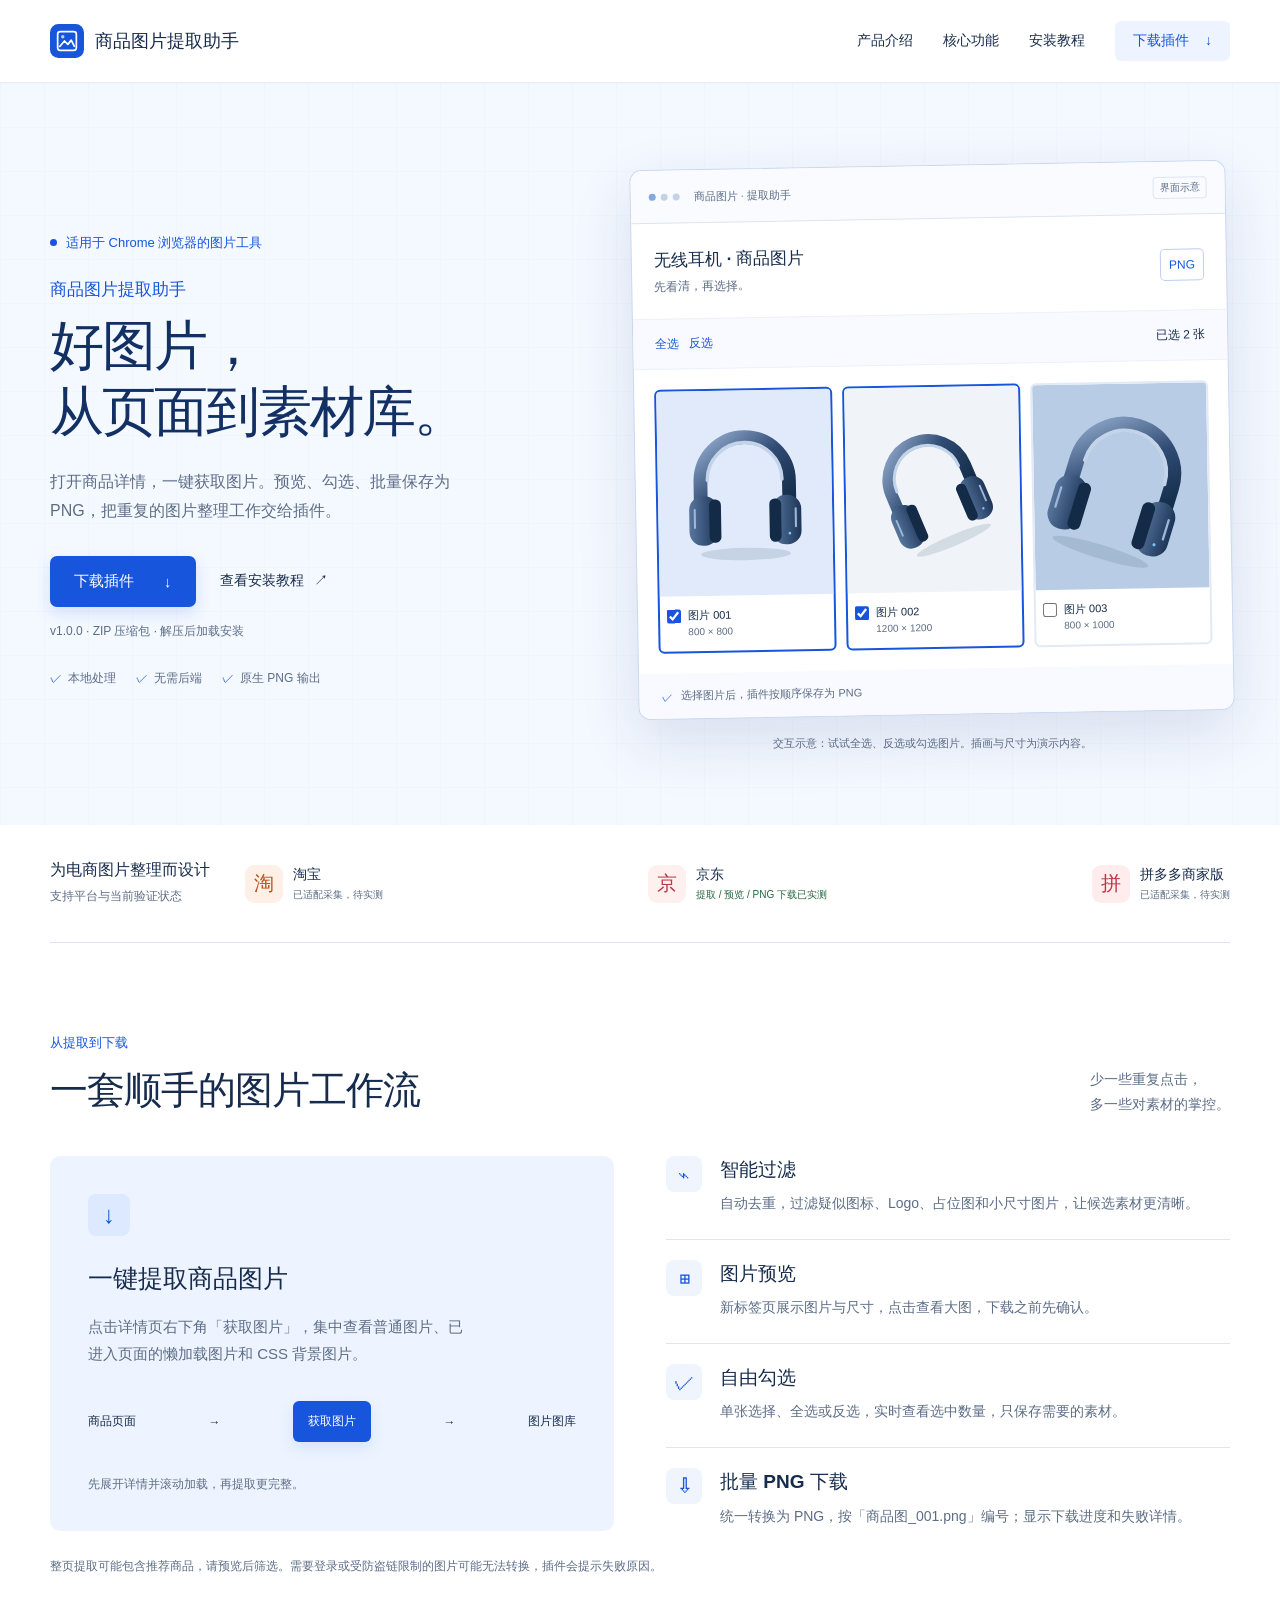
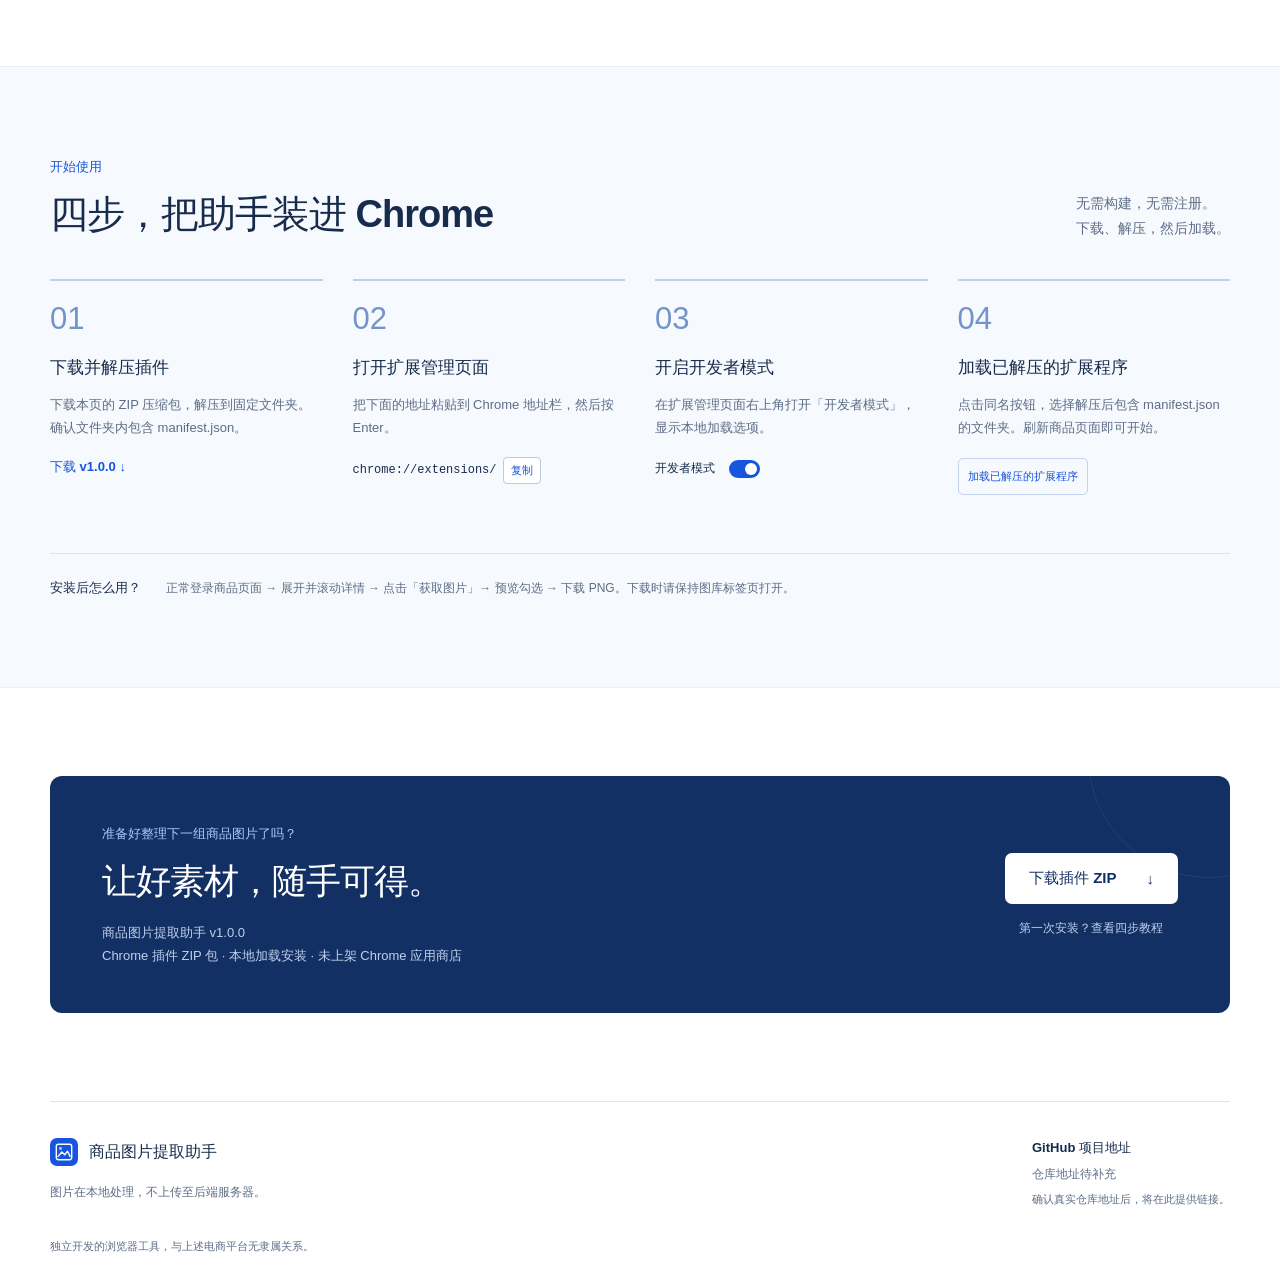
<file: docs/index.html>
<!DOCTYPE html>
<html lang="zh-CN">
<head>
  <meta charset="UTF-8">
  <meta name="viewport" content="width=device-width, initial-scale=1">
  <meta name="description" content="商品图片提取助手：在电商页面一键提取图片，预览筛选并批量保存为 PNG。下载 Chrome 插件并查看安装教程。">
  <meta name="theme-color" content="#1755dc">
  <title>商品图片提取助手 · 从商品页面到你的素材库</title>
  <link rel="icon" href="assets/logo.svg" type="image/svg+xml">
  <link rel="stylesheet" href="css/style.css">
  <script src="js/main.js" defer></script>
</head>
<body>
  <a class="skip-link" href="#main">跳到正文</a>
  <header class="site-header">
    <div class="container nav-wrap">
      <a class="brand" href="#intro"><img src="assets/logo.svg" width="34" height="34" alt=""><span>商品图片提取助手</span></a>
      <button class="menu-toggle" type="button" aria-expanded="false" aria-controls="navigation" hidden>菜单</button>
      <nav id="navigation" aria-label="主导航">
        <a href="#intro">产品介绍</a><a href="#features">核心功能</a><a href="#install">安装教程</a><a class="nav-download" href="#download">下载插件 <span aria-hidden="true">↓</span></a>
      </nav>
    </div>
  </header>
  <main id="main">
    <section class="hero" id="intro">
      <div class="container hero-layout">
        <div class="hero-copy">
          <p class="availability"><span aria-hidden="true"></span>适用于 Chrome 浏览器的图片工具</p>
          <h1>商品图片提取助手</h1>
          <p class="hero-title">好图片，<br>从页面到素材库。</p>
          <p class="hero-description">打开商品详情，一键获取图片。预览、勾选、批量保存为 PNG，把重复的图片整理工作交给插件。</p>
          <div class="hero-actions"><a class="button primary" href="assets/product-image-helper-v1.0.0.zip" download>下载插件 <span aria-hidden="true">↓</span></a><a class="text-link" href="#install">查看安装教程 <span aria-hidden="true">↗</span></a></div>
          <p class="download-caption">v1.0.0 · ZIP 压缩包 · 解压后加载安装</p>
          <div class="hero-facts"><span>本地处理</span><span>无需后端</span><span>原生 PNG 输出</span></div>
        </div>
        <figure class="demo-figure">
          <div class="demo-window">
            <div class="window-bar"><span class="window-dots" aria-hidden="true"><i></i><i></i><i></i></span><span>商品图片 · 提取助手</span><span class="demo-tag">界面示意</span></div>
            <div class="demo-top"><div><span class="demo-heading">无线耳机 · 商品图片</span><p>先看清，再选择。</p></div><span class="png-mark">PNG</span></div>
            <div class="demo-tools"><div><button id="demo-all" type="button">全选</button><button id="demo-invert" type="button">反选</button></div><span id="demo-count" aria-live="polite">已选 2 张</span></div>
            <div class="demo-grid">
              <label class="demo-card selected"><span class="product-shot shot-blue"><img src="assets/headphones.svg" width="220" height="220" alt="蓝色背景上的耳机插画"></span><span class="demo-card-bottom"><input type="checkbox" checked><span>图片 001<small>800 × 800</small></span></span></label>
              <label class="demo-card selected"><span class="product-shot shot-ice"><img src="assets/headphones.svg" width="220" height="220" alt="浅蓝背景上的耳机插画"></span><span class="demo-card-bottom"><input type="checkbox" checked><span>图片 002<small>1200 × 1200</small></span></span></label>
              <label class="demo-card"><span class="product-shot shot-slate"><img src="assets/headphones.svg" width="220" height="220" alt="深蓝背景上的耳机插画"></span><span class="demo-card-bottom"><input type="checkbox"><span>图片 003<small>800 × 1000</small></span></span></label>
            </div>
            <div class="demo-bottom"><span class="demo-check" aria-hidden="true">✓</span><span>选择图片后，插件按顺序保存为 PNG</span></div>
          </div>
          <figcaption>交互示意：试试全选、反选或勾选图片。插画与尺寸为演示内容。</figcaption>
        </figure>
      </div>
    </section>
    <section class="platforms container" aria-labelledby="platform-title">
      <div><h2 id="platform-title">为电商图片整理而设计</h2><p>支持平台与当前验证状态</p></div>
      <ul class="platform-list"><li><span class="platform-icon taobao" aria-hidden="true">淘</span><span><strong>淘宝</strong><small>已适配采集，待实测</small></span></li><li><span class="platform-icon jd" aria-hidden="true">京</span><span><strong>京东</strong><small class="verified">提取 / 预览 / PNG 下载已实测</small></span></li><li><span class="platform-icon pdd" aria-hidden="true">拼</span><span><strong>拼多多商家版</strong><small>已适配采集，待实测</small></span></li></ul>
    </section>
    <section class="features section container" id="features" aria-labelledby="features-title">
      <div class="section-heading"><div><p class="section-kicker">从提取到下载</p><h2 id="features-title">一套顺手的图片工作流</h2></div><p>少一些重复点击，<br>多一些对素材的掌控。</p></div>
      <div class="feature-layout">
        <article class="feature-main"><span class="feature-icon" aria-hidden="true">↓</span><h3>一键提取商品图片</h3><p>点击详情页右下角「获取图片」，集中查看普通图片、已进入页面的懒加载图片和 CSS 背景图片。</p><div class="extract-flow"><span>商品页面</span><span aria-hidden="true">→</span><span class="mini-floating">获取图片</span><span aria-hidden="true">→</span><span>图片图库</span></div><small>先展开详情并滚动加载，再提取更完整。</small></article>
        <div class="feature-list">
          <article><span class="feature-icon" aria-hidden="true">⌁</span><div><h3>智能过滤</h3><p>自动去重，过滤疑似图标、Logo、占位图和小尺寸图片，让候选素材更清晰。</p></div></article>
          <article><span class="feature-icon" aria-hidden="true">⊞</span><div><h3>图片预览</h3><p>新标签页展示图片与尺寸，点击查看大图，下载之前先确认。</p></div></article>
          <article><span class="feature-icon" aria-hidden="true">✓</span><div><h3>自由勾选</h3><p>单张选择、全选或反选，实时查看选中数量，只保存需要的素材。</p></div></article>
          <article><span class="feature-icon" aria-hidden="true">⇩</span><div><h3>批量 PNG 下载</h3><p>统一转换为 PNG，按「商品图_001.png」编号；显示下载进度和失败详情。</p></div></article>
        </div>
      </div>
      <p class="feature-note">整页提取可能包含推荐商品，请预览后筛选。需要登录或受防盗链限制的图片可能无法转换，插件会提示失败原因。</p>
    </section>
    <section class="install-section" id="install" aria-labelledby="install-title">
      <div class="container section">
        <div class="section-heading"><div><p class="section-kicker">开始使用</p><h2 id="install-title">四步，把助手装进 Chrome</h2></div><p>无需构建，无需注册。<br>下载、解压，然后加载。</p></div>
        <ol class="install-steps">
          <li><span class="step-number">01</span><h3>下载并解压插件</h3><p>下载本页的 ZIP 压缩包，解压到固定文件夹。确认文件夹内包含 manifest.json。</p><a href="assets/product-image-helper-v1.0.0.zip" download>下载 v1.0.0 <span aria-hidden="true">↓</span></a></li>
          <li><span class="step-number">02</span><h3>打开扩展管理页面</h3><p>把下面的地址粘贴到 Chrome 地址栏，然后按 Enter。</p><div class="copy-field"><code id="extensions-address">chrome://extensions/</code><button id="copy-address" type="button" hidden>复制</button></div><p id="copy-status" class="copy-status" role="status"></p></li>
          <li><span class="step-number">03</span><h3>开启开发者模式</h3><p>在扩展管理页面右上角打开「开发者模式」，显示本地加载选项。</p><div class="mode-example" aria-label="开发者模式开启状态示意"><span>开发者模式</span><span class="toggle-illustration" aria-hidden="true"></span></div></li>
          <li><span class="step-number">04</span><h3>加载已解压的扩展程序</h3><p>点击同名按钮，选择解压后包含 manifest.json 的文件夹。刷新商品页面即可开始。</p><span class="load-example">加载已解压的扩展程序</span></li>
        </ol>
        <div class="install-tip"><strong>安装后怎么用？</strong><p>正常登录商品页面 → 展开并滚动详情 → 点击「获取图片」→ 预览勾选 → 下载 PNG。下载时请保持图库标签页打开。</p></div>
      </div>
    </section>
    <section class="container section" id="download" aria-labelledby="download-title">
      <div class="download-panel"><div><p class="section-kicker">准备好整理下一组商品图片了吗？</p><h2 id="download-title">让好素材，随手可得。</h2><p>商品图片提取助手 v1.0.0<br>Chrome 插件 ZIP 包 · 本地加载安装 · 未上架 Chrome 应用商店</p></div><div class="download-action"><a class="button light" href="assets/product-image-helper-v1.0.0.zip" download>下载插件 ZIP <span aria-hidden="true">↓</span></a><a href="#install">第一次安装？查看四步教程</a></div></div>
    </section>
  </main>
  <footer class="container site-footer"><div><a class="brand" href="#intro"><img src="assets/logo.svg" width="28" height="28" alt=""><span>商品图片提取助手</span></a><p>图片在本地处理，不上传至后端服务器。</p></div><div class="github-area"><strong>GitHub 项目地址</strong><p>仓库地址待补充</p><small>确认真实仓库地址后，将在此提供链接。</small></div><p class="footer-note">独立开发的浏览器工具，与上述电商平台无隶属关系。</p></footer>
</body>
</html>
</file>
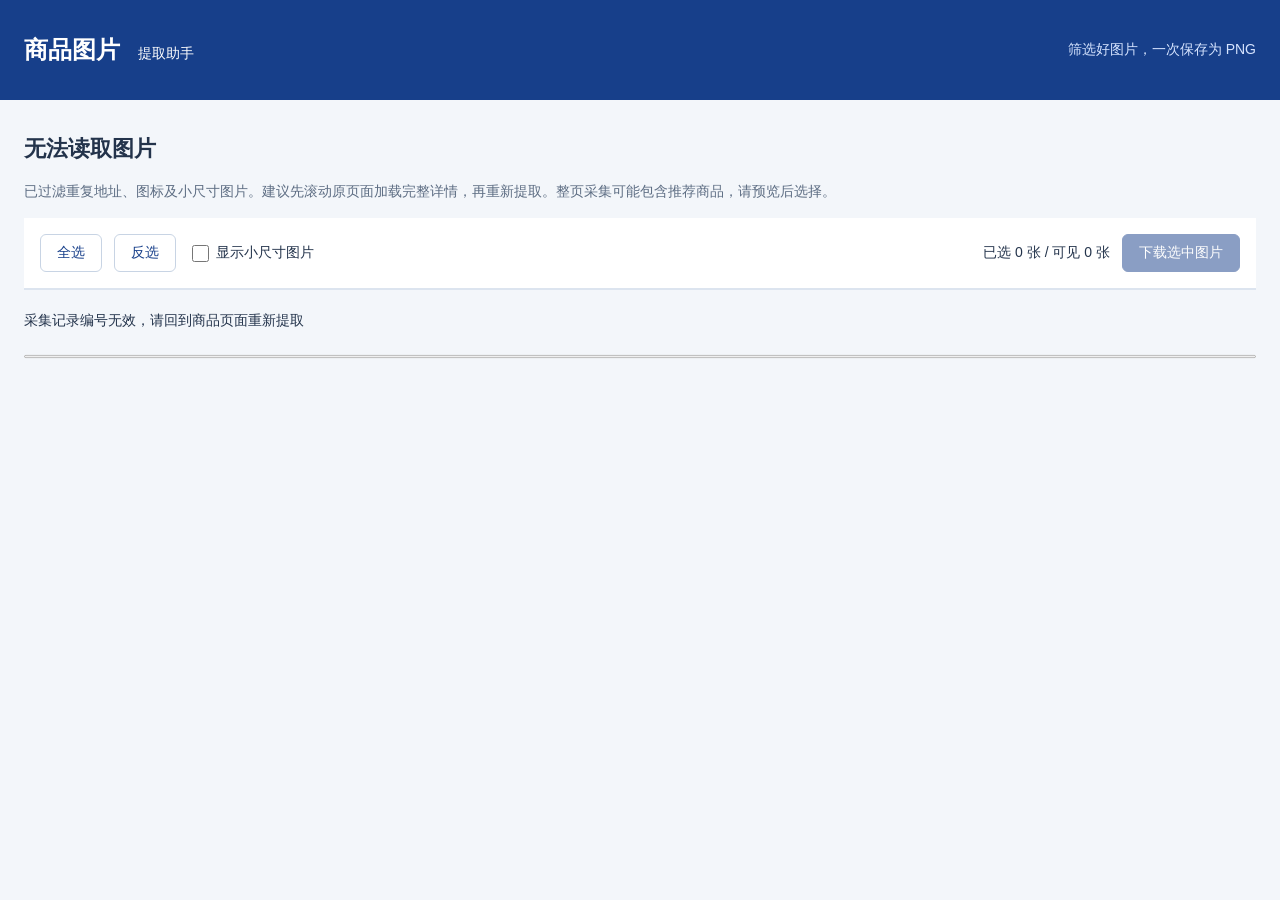
<file: gallery.html>
<!doctype html>
<html lang="zh-CN">
<head><meta charset="utf-8"><meta name="viewport" content="width=device-width, initial-scale=1"><title>商品图片 · 提取助手</title><link rel="stylesheet" href="gallery.css"></head>
<body>
  <header><div class="brand">商品图片<span>提取助手</span></div><p>筛选好图片，一次保存为 PNG</p></header>
  <main>
    <div class="intro"><h1 id="title">正在读取商品…</h1><a id="source" target="_blank" rel="noopener noreferrer" hidden>返回商品页面</a></div>
    <p class="hint">已过滤重复地址、图标及小尺寸图片。建议先滚动原页面加载完整详情，再重新提取。整页采集可能包含推荐商品，请预览后选择。</p>
    <div class="toolbar"><div><button id="all">全选</button><button id="invert">反选</button><label><input id="small" type="checkbox"> 显示小尺寸图片</label></div><div><span id="count">已选 0 张</span><button id="download" class="primary" disabled>下载选中图片</button></div></div>
    <section class="status" aria-live="polite"><p id="status">正在检查图片尺寸…</p><progress id="progress" value="0" max="1"></progress></section>
    <p id="empty" hidden>未找到可用商品图片。请在原页面展开详情并滚动加载后，再点击「获取图片」。</p>
    <div id="grid" class="grid"></div>
    <details id="errors" hidden><summary>查看失败详情</summary><ul id="error-list"></ul></details>
  </main>
  <dialog id="preview"><button id="close-preview" aria-label="关闭预览">关闭</button><img id="preview-image" alt="商品图片大图预览"></dialog>
  <script src="shared.js"></script><script src="gallery.js"></script>
</body></html>
</file>
<file: docs/css/style.css>
:root{--blue:#1755dc;--navy:#123064;--ink:#172c4c;--muted:#5d6d86;--pale:#edf4ff;--line:#dce5f3;--white:#fff;font-family:"Segoe UI","Microsoft YaHei","PingFang SC",sans-serif;color:var(--ink);background:var(--white);font-synthesis:none;scroll-behavior:smooth;scroll-padding-top:100px}
*{box-sizing:border-box}body{margin:0}button,input{font:inherit}a{color:inherit;text-decoration:none}button,a,input{-webkit-tap-highlight-color:transparent}button{cursor:pointer}button:focus-visible,a:focus-visible,input:focus-visible{outline:3px solid #3275ed;outline-offset:5px}img{max-width:100%;display:block}p{line-height:1.8}h1,h2,h3,p,figure{margin:0}h2{font-size:clamp(27px,3vw,38px);line-height:1.4;letter-spacing:-1px}h3{font-size:19px;line-height:1.5}[hidden]{display:none!important}.container{width:min(1180px,calc(100% - 64px));margin-inline:auto}.section{padding-block:88px}.skip-link{position:fixed;left:16px;top:-80px;background:white;padding:12px;z-index:100}.skip-link:focus{top:12px}.site-header{position:sticky;top:0;background:#ffffffef;backdrop-filter:blur(16px);z-index:10;border-bottom:1px solid #e8edf5}.nav-wrap{min-height:82px;display:flex;align-items:center;justify-content:space-between;gap:20px}.brand{display:inline-flex;align-items:center;gap:11px;font-size:18px;font-weight:700;white-space:nowrap}nav{display:flex;align-items:center;gap:30px;font-size:14px;font-weight:600}nav a:hover,.text-link:hover{color:var(--blue)}.nav-download{background:var(--pale);padding:11px 18px;border-radius:6px;color:var(--blue)}.nav-download span{margin-left:12px}.menu-toggle{display:none;border:1px solid var(--line);background:white;border-radius:5px;padding:8px 12px;color:var(--ink)}.hero{background-color:#f4f8ff;background-image:linear-gradient(#1755dc05 1px,transparent 1px),linear-gradient(90deg,#1755dc05 1px,transparent 1px);background-size:44px 44px;overflow:hidden}.hero-layout{display:grid;grid-template-columns:1fr 1.12fr;gap:52px;align-items:center;padding-block:82px 72px}.availability{display:flex;align-items:center;gap:9px;font-size:13px;color:var(--blue);margin-bottom:24px}.availability>span{width:7px;height:7px;border-radius:50%;background:var(--blue)}h1{font-size:17px;font-weight:600;color:var(--blue);margin-bottom:12px}.hero-title{font-size:clamp(40px,4.2vw,58px);font-weight:750;line-height:1.22;letter-spacing:-2px;color:var(--navy)}.hero-description{margin-top:24px;font-size:16px;color:var(--muted);max-width:410px}.hero-actions{display:flex;align-items:center;gap:24px;margin-top:30px}.button{display:inline-flex;align-items:center;justify-content:center;gap:30px;border-radius:7px;padding:16px 24px;font-size:15px;font-weight:650;transition:background .15s}.primary{color:white;background:var(--blue);box-shadow:0 6px 16px #1755dc24}.primary:hover{background:#1246b9}.text-link{font-size:14px;font-weight:600}.text-link span{margin-left:7px}.download-caption{color:var(--muted);font-size:12px;margin-top:14px}.hero-facts{display:flex;gap:20px;margin-top:28px;font-size:12px;color:var(--muted)}.hero-facts span::before{content:"✓";color:var(--blue);margin-right:6px}.demo-figure{min-width:0}.demo-window{border:1px solid #c9d8f0;background:white;border-radius:12px;box-shadow:0 22px 60px #143b7720;overflow:hidden;transform:rotate(-1deg)}.window-bar{background:#f9fbff;padding:15px 18px;display:flex;align-items:center;gap:14px;border-bottom:1px solid var(--line);font-size:11px;color:var(--muted)}.window-dots{display:flex;gap:5px}.window-dots i{width:7px;height:7px;background:#c4d2e7;border-radius:50%}.window-dots i:first-child{background:#86a8de}.demo-tag{margin-left:auto;font-size:10px;border:1px solid var(--line);padding:3px 6px;border-radius:4px}.demo-top{padding:25px 22px 20px;display:flex;align-items:center;justify-content:space-between;gap:12px}.demo-heading{font-size:17px;font-weight:650}.demo-top p{font-size:12px;color:var(--muted);margin-top:5px}.png-mark{border:1px solid #bccef1;padding:8px;font-size:12px;color:var(--blue);border-radius:5px}.demo-tools{padding:12px 22px;background:#f8faff;border-block:1px solid #edf1f8;display:flex;align-items:center;justify-content:space-between;font-size:12px;gap:12px}.demo-tools button{border:0;background:none;color:var(--blue);padding:4px 10px 4px 0;font-size:12px}.demo-grid{padding:20px;display:grid;grid-template-columns:repeat(3,minmax(0,1fr));gap:10px}.demo-card{display:block;border:2px solid #e3eaf4;border-radius:6px;overflow:hidden;cursor:pointer;transition:border-color .15s}.demo-card.selected{border-color:var(--blue)}.product-shot{display:flex;align-items:center;justify-content:center;aspect-ratio:1/1.18;overflow:hidden}.product-shot img{width:95%;height:auto}.shot-blue{background:#e0eafa}.shot-ice{background:#f0f4f8}.shot-ice img{transform:rotate(-22deg) scale(.9)}.shot-slate{background:#b9cce5}.shot-slate img{transform:rotate(18deg) scale(1.12)}.demo-card-bottom{display:flex;align-items:flex-start;gap:5px;padding:11px 7px;font-size:11px;line-height:1.6}.demo-card input{width:14px;height:14px;accent-color:var(--blue);margin:2px 2px 0 0}.demo-card small{display:block;font-size:10px;color:var(--muted);white-space:nowrap}.demo-bottom{background:#f8faff;padding:15px 22px;font-size:11px;color:var(--muted);display:flex;gap:9px;align-items:center}.demo-check{color:var(--blue)}figcaption{font-size:11px;color:var(--muted);text-align:center;margin-top:20px;line-height:1.6}.platforms{display:flex;align-items:center;gap:35px;padding-block:34px;border-bottom:1px solid var(--line)}.platforms h2{font-size:16px;letter-spacing:0}.platforms p{font-size:12px;color:var(--muted);margin-top:5px}.platform-list{list-style:none;display:flex;flex:1;justify-content:space-between;gap:20px;padding:0;margin:0}.platform-list li{display:flex;align-items:center;gap:10px}.platform-icon{font-size:20px;width:38px;height:38px;border-radius:9px;display:grid;place-items:center;font-weight:700}.taobao{background:#fff0e7;color:#bb511b}.jd{background:#fff0f0;color:#ba3946}.pdd{background:#ffeded;color:#bd3546}.platform-list strong{display:block;font-size:14px}.platform-list small{display:block;font-size:10px;color:var(--muted);margin-top:4px}.platform-list small.verified{color:#266641}.section-heading{display:flex;justify-content:space-between;align-items:end;gap:25px;margin-bottom:38px}.section-kicker{font-size:13px;color:var(--blue);font-weight:600;margin-bottom:10px}.section-heading>p{font-size:14px;color:var(--muted)}.feature-layout{display:grid;grid-template-columns:1fr 1fr;gap:52px}.feature-main{background:var(--pale);border-radius:10px;padding:38px;display:flex;flex-direction:column;align-items:flex-start}.feature-icon{display:grid;place-items:center;width:42px;height:42px;border-radius:8px;background:#dce9ff;color:var(--blue);font-size:24px;flex-shrink:0}.feature-main h3{margin-top:24px;font-size:25px}.feature-main p{font-size:15px;color:var(--muted);margin-top:16px;max-width:380px}.extract-flow{width:100%;margin:34px 0;display:flex;align-items:center;justify-content:space-between;gap:8px;font-size:12px}.mini-floating{background:var(--blue);color:white;padding:12px 15px;border-radius:6px;box-shadow:0 6px 16px #1755dc1c}.feature-main small{font-size:12px;color:var(--muted);margin-top:auto}.feature-list{display:grid;gap:0}.feature-list article{display:flex;align-items:flex-start;gap:18px;padding:20px 0;border-bottom:1px solid var(--line)}.feature-list article:first-child{padding-top:0}.feature-list article:last-child{border:0;padding-bottom:0}.feature-list .feature-icon{background:#f0f5fd;width:36px;height:36px;font-size:21px}.feature-list p{font-size:14px;color:var(--muted);margin-top:7px}.feature-note{font-size:12px;color:var(--muted);margin-top:25px;max-width:850px}.install-section{background:#f6f9fe;border-block:1px solid #e9eff8}.install-steps{display:grid;grid-template-columns:repeat(4,minmax(0,1fr));list-style:none;gap:30px;padding:0;margin:0}.install-steps li{border-top:2px solid #bccfed;padding-top:20px;min-width:0}.step-number{font-size:31px;color:#7494c8;font-weight:300}.install-steps h3{margin-top:18px;font-size:17px}.install-steps p{font-size:13px;color:var(--muted);margin-top:12px}.install-steps a{display:inline-block;color:var(--blue);font-size:13px;font-weight:600;margin-top:18px}.copy-field{display:flex;align-items:center;gap:6px;flex-wrap:wrap;margin-top:17px}.copy-field code{font-size:12px;user-select:all;overflow-wrap:anywhere}.copy-field button{border:1px solid #baccdf;background:white;color:var(--blue);font-size:11px;padding:5px 7px;border-radius:4px}.install-steps p.copy-status{font-size:11px;line-height:1.5;min-height:17px;color:var(--blue)}.mode-example{display:flex;align-items:center;gap:14px;margin-top:20px;font-size:12px}.toggle-illustration{width:31px;height:18px;border-radius:15px;background:var(--blue);position:relative}.toggle-illustration::after{content:"";position:absolute;right:3px;top:3px;width:12px;height:12px;background:white;border-radius:50%}.load-example{display:inline-block;border:1px solid #c4d4ee;border-radius:5px;padding:10px 9px;font-size:11px;color:var(--blue);margin-top:18px}.install-tip{display:flex;align-items:center;gap:25px;border-top:1px solid var(--line);margin-top:40px;padding-top:24px}.install-tip strong{font-size:13px;white-space:nowrap}.install-tip p{font-size:12px;color:var(--muted)}.download-panel{background:var(--navy);color:white;border-radius:12px;padding:46px 52px;display:flex;align-items:center;justify-content:space-between;gap:36px;position:relative;overflow:hidden}.download-panel::after{content:"";position:absolute;width:240px;height:240px;border:1px solid #ffffff12;border-radius:50%;right:-100px;top:-140px;pointer-events:none}.download-panel .section-kicker{color:#aac8ff}.download-panel h2{font-size:35px}.download-panel p:not(.section-kicker){font-size:13px;color:#c0d0ec;margin-top:16px}.download-action{display:flex;align-items:center;flex-direction:column;gap:16px;flex-shrink:0}.light{background:white;color:var(--navy)}.light:hover{background:#e4efff}.download-action>a:not(.button){font-size:12px;color:#c0d0ec}.site-footer{border-top:1px solid var(--line);padding-block:36px 24px;display:grid;grid-template-columns:1fr auto;gap:24px}.site-footer .brand{font-size:16px}.site-footer p{font-size:12px;color:var(--muted);margin-top:12px}.github-area strong{font-size:13px}.github-area p{margin-top:7px}.github-area small{display:block;font-size:11px;color:var(--muted);margin-top:6px}.site-footer .footer-note{grid-column:1/-1;font-size:11px;margin-top:6px}
@media(min-width:1600px){.hero-layout{padding-block:100px}.hero-title{font-size:64px}}
@media(max-width:1050px){.container{width:calc(100% - 48px)}nav{gap:18px}.brand{font-size:16px}.hero-layout{gap:28px}.hero-title{font-size:44px}.hero-actions{gap:15px}.button{padding:14px 20px;gap:20px}.platforms{align-items:flex-start;flex-direction:column;gap:20px}.platform-list{width:100%}.feature-layout{gap:30px}.feature-main{padding:28px}.install-steps{grid-template-columns:repeat(2,minmax(0,1fr));gap:32px 36px}.download-panel{padding:38px}}
@media(max-width:760px){:root{scroll-padding-top:90px}.container{width:calc(100% - 36px)}.nav-wrap{min-height:72px;flex-wrap:wrap;gap:0;padding-block:16px}.menu-toggle{display:block}nav{width:100%;flex-wrap:wrap;gap:16px;padding-top:18px;justify-content:space-between}.menu-toggle:not([hidden])~nav{display:none}.menu-toggle:not([hidden])~nav.is-open{display:flex}.hero-layout{grid-template-columns:1fr;gap:42px;padding-block:48px}.hero-title{font-size:48px}.hero-description{max-width:500px}.hero-copy{max-width:560px}.demo-figure{width:min(100%,540px);margin-inline:auto}.section{padding-block:58px}.platforms{padding-block:28px}.platform-list{flex-wrap:wrap;gap:22px 16px}.platform-list li{min-width:140px}.section-heading{align-items:start;flex-direction:column;gap:16px}.section-heading>p br{display:none}.feature-layout{grid-template-columns:1fr}.feature-main{padding:30px}.feature-list article:first-child{padding-top:8px}.feature-main h3{font-size:23px}.install-tip{align-items:flex-start;flex-direction:column;gap:8px}.download-panel{flex-direction:column;align-items:flex-start;padding:32px 26px;gap:28px}.download-panel h2{font-size:30px}.download-action{align-items:flex-start}.site-footer{grid-template-columns:1fr;gap:28px}.site-footer .footer-note{grid-column:1}}
@media(max-width:400px){.hero-title{font-size:40px}.hero-actions{gap:16px;flex-wrap:wrap}.hero-facts{gap:13px}.demo-grid{gap:6px;padding:12px}.demo-card-bottom{padding:9px 4px;font-size:10px;gap:2px}.demo-card small{font-size:9px}.demo-top,.demo-tools,.demo-bottom{padding-inline:14px}.demo-heading{font-size:15px}.window-bar{padding-inline:12px;gap:8px}.install-steps{grid-template-columns:1fr;gap:30px}.extract-flow{font-size:11px;gap:5px}.mini-floating{padding:10px}.brand{font-size:15px;gap:8px}}
@media(prefers-reduced-motion:reduce){:root{scroll-behavior:auto}*{transition:none!important}}
</file>
<file: gallery.css>
:root { font-family: "Microsoft YaHei", "PingFang SC", sans-serif; color: #23334b; background: #f3f6fa; font-size: 14px; }
* { box-sizing: border-box; } body { margin: 0; } header { background: #173f8a; color: white; padding: 27px max(24px, calc((100vw - 1320px) / 2)); display: flex; align-items: center; justify-content: space-between; gap: 20px; } .brand { font-size: 24px; font-weight: 700; } .brand span { font-size: 14px; margin-left: 18px; font-weight: 400; } header p { color: #d6e4ff; } main { max-width: 1368px; margin: auto; padding: 32px 24px 60px; } .intro { display: flex; align-items: center; gap: 24px; } h1 { font-size: 22px; line-height: 1.5; margin: 0; overflow-wrap: anywhere; } a { color: #173f8a; white-space: nowrap; } .hint { color: #5d6d83; line-height: 1.8; max-width: 900px; } .toolbar { position: sticky; top: 0; z-index: 2; background: #fff; border-bottom: 2px solid #dce4ef; padding: 16px; display: flex; justify-content: space-between; gap: 14px; flex-wrap: wrap; } .toolbar > div { display: flex; align-items: center; gap: 12px; flex-wrap: wrap; } button { font: inherit; cursor: pointer; border: 1px solid #c8d4e4; background: white; color: #173f8a; border-radius: 6px; padding: 9px 16px; } button:hover { background: #edf3ff; } button:disabled { opacity: .5; cursor: not-allowed; } .primary { background: #173f8a; color: white; border-color: #173f8a; } .primary:hover { background: #2456b2; } input { accent-color: #173f8a; width: 17px; height: 17px; vertical-align: middle; } :focus-visible { outline: 3px solid #51a6e5; outline-offset: 3px; } .status { padding: 8px 0 22px; } progress { width: 100%; height: 7px; accent-color: #173f8a; } .grid { display: grid; grid-template-columns: repeat(auto-fill, minmax(230px, 1fr)); gap: 20px; } .card { background: white; border: 2px solid transparent; border-radius: 8px; overflow: hidden; } .card.selected { border-color: #173f8a; } .image-button { width: 100%; padding: 0; border: 0; border-radius: 0; background: #e9eef5; display: block; height: 245px; } .image-button img { width: 100%; height: 100%; object-fit: contain; } .card label { padding: 14px; display: flex; gap: 10px; align-items: center; } .meta { margin-left: auto; color: #5d6d83; font-size: 12px; } .card p { margin: 0; padding: 0 14px 14px; color: #687a92; font-size: 12px; } details { margin-top: 24px; color: #a02c36; overflow-wrap: anywhere; } li { margin: 8px 0; } dialog { border: none; border-radius: 10px; padding: 16px; max-width: 94vw; max-height: 94vh; } dialog::backdrop { background: #122039b3; } dialog img { display: block; max-width: 85vw; max-height: 78vh; margin-top: 12px; object-fit: contain; } [hidden] { display: none !important; } @media(max-width:600px) { header { padding: 20px; } header p { display: none; } main { padding: 24px 14px; } .intro { flex-wrap: wrap; } .grid { grid-template-columns: repeat(2,minmax(0,1fr)); gap: 10px; } .image-button { height: 180px; } .card label { padding: 10px; flex-wrap: wrap; } .meta { margin-left: 0; } }
</file>
